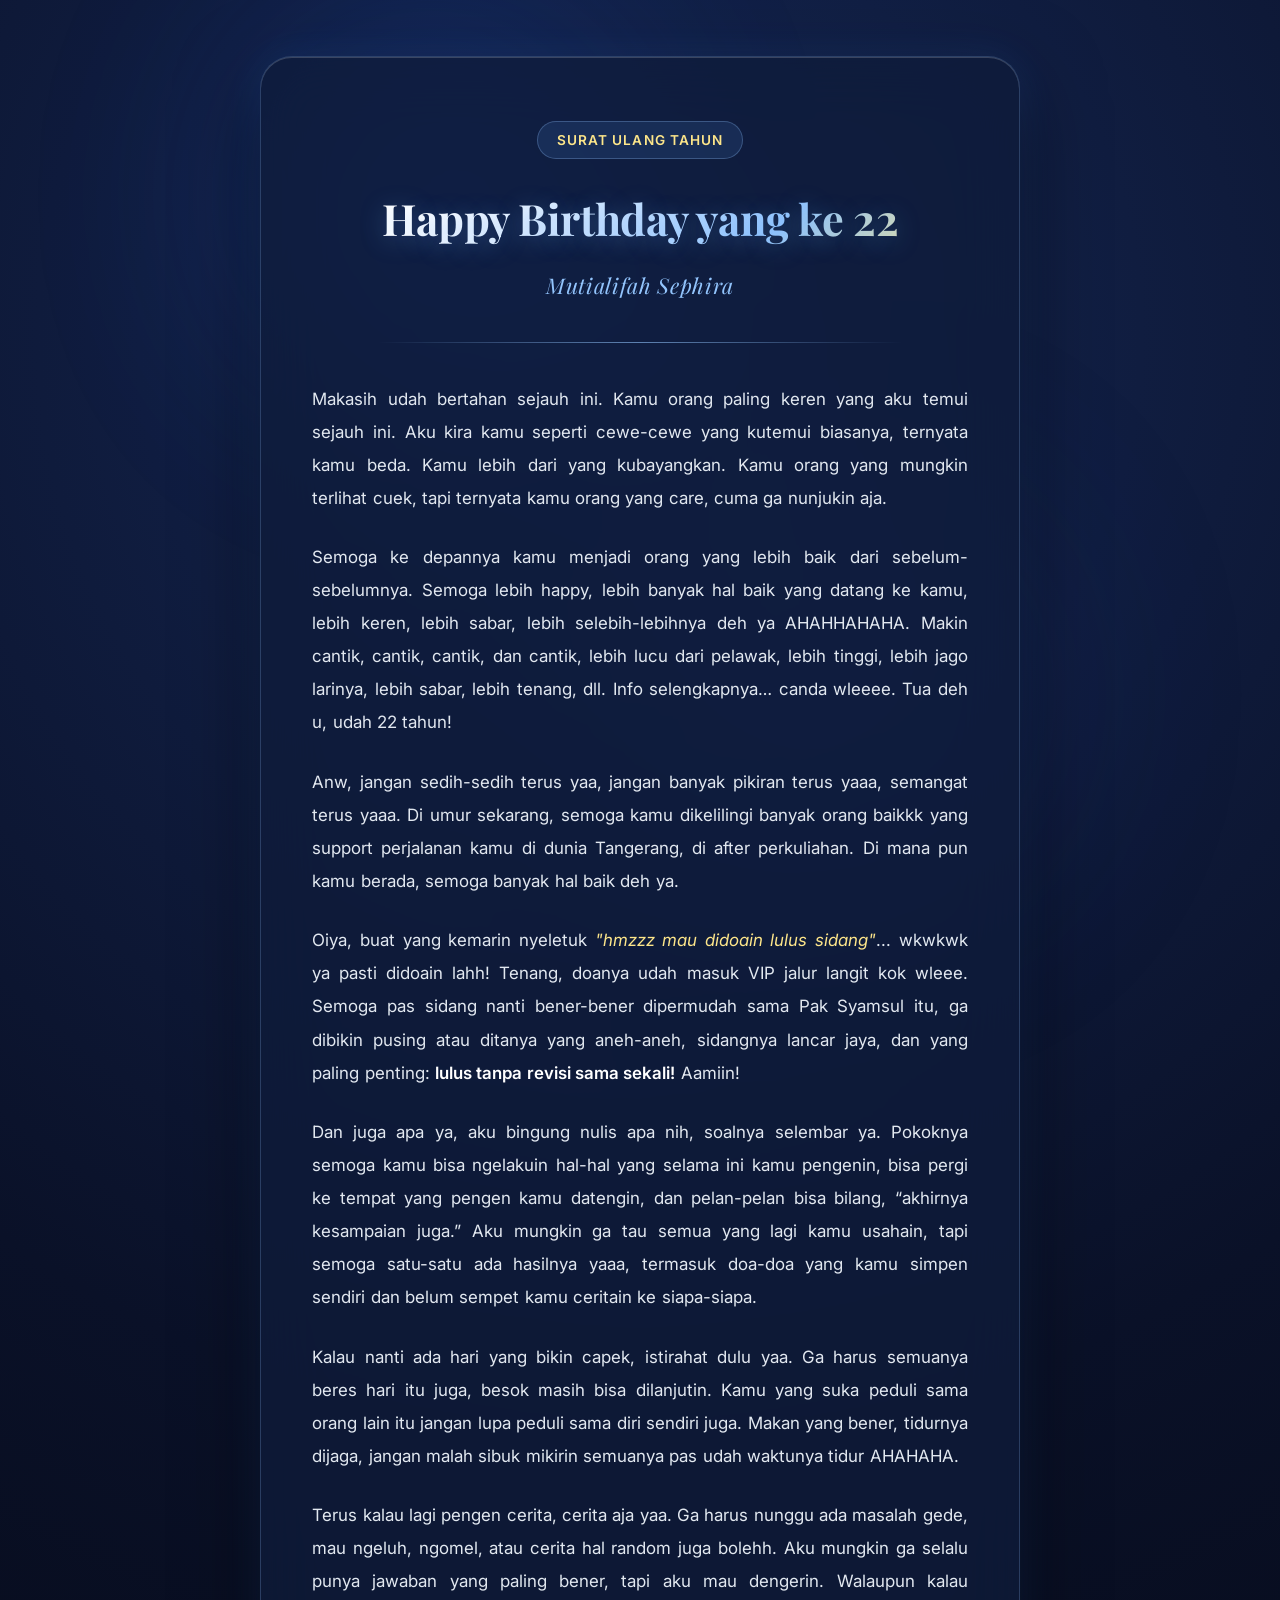
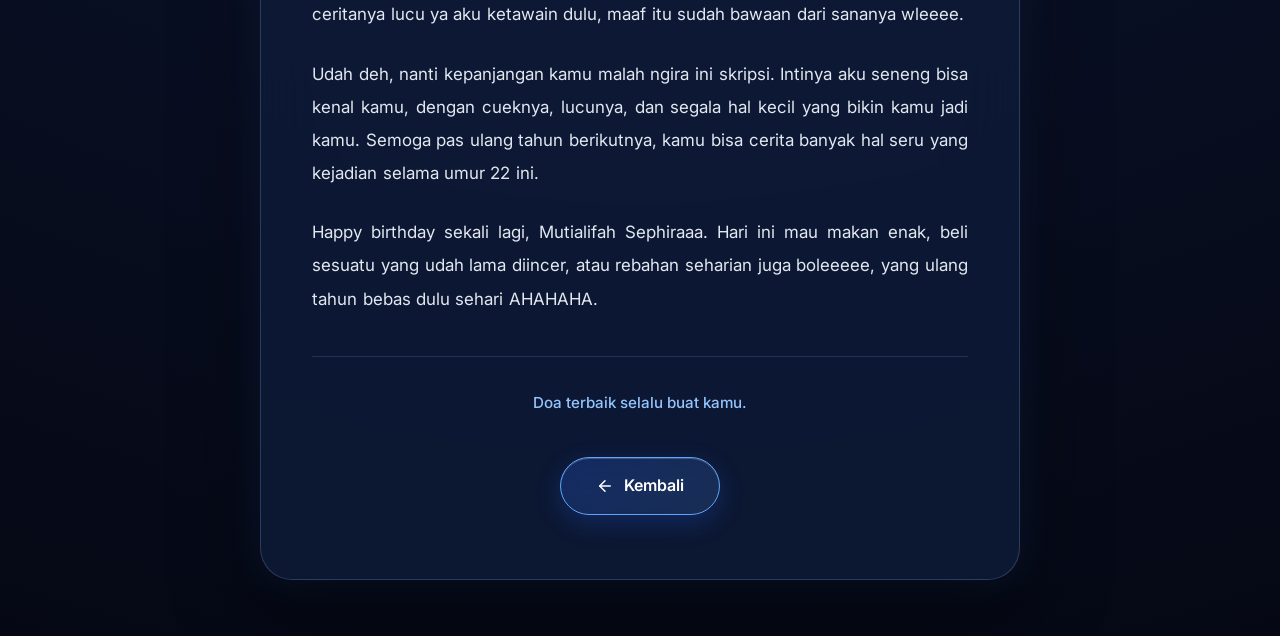
<file: letter.html>
<!DOCTYPE html>
<html lang="en">
<head>
    <meta charset="UTF-8">
    <meta name="viewport" content="width=device-width, initial-scale=1.0">
    <title>A Letter for Mutialifah Sephira - 22nd Birthday</title>
    
    <link rel="preconnect" href="https://fonts.googleapis.com">
    <link rel="preconnect" href="https://fonts.gstatic.com" crossorigin>
    <link href="https://fonts.googleapis.com/css2?family=Playfair+Display:ital,wght@0,600;0,700;1,400&family=Inter:wght@400;500;600;700&display=swap" rel="stylesheet">
    
    <style>
        :root {
            --navy-deep: #050814;
            --navy-dark: #0A1128;
            --navy-mid: #101F42;
            --navy-card: rgba(15, 27, 58, 0.78);
            --blue-primary: #3B82F6;
            --blue-accent: #60A5FA;
            --blue-glow: #93C5FD;
            --gold-accent: #FBBF24;
            --gold-glow: #FDE68A;
            --text-main: #F8FAFC;
            --text-body: #E2E8F0;
            --text-muted: #94A3B8;
            --glass-border: rgba(147, 197, 253, 0.22);
            --glass-glow: 0 0 40px rgba(59, 130, 246, 0.18);
        }

        * {
            margin: 0;
            padding: 0;
            box-sizing: border-box;
        }

        body {
            font-family: 'Inter', system-ui, -apple-system, sans-serif;
            background: radial-gradient(circle at 50% 15%, #152754 0%, var(--navy-dark) 55%, var(--navy-deep) 100%);
            color: var(--text-main);
            min-height: 100vh;
            padding: 3.5rem 1.2rem;
            display: flex;
            justify-content: center;
            align-items: center;
            line-height: 1.85;
            -webkit-font-smoothing: antialiased;
            position: relative;
            overflow-x: hidden;
        }

        /* Ambient Glow Blobs */
        .bg-glow {
            position: fixed;
            border-radius: 50%;
            filter: blur(120px);
            pointer-events: none;
            z-index: 0;
            opacity: 0.4;
        }
        .bg-glow-1 {
            top: -5%;
            left: 15%;
            width: 480px;
            height: 480px;
            background: radial-gradient(circle, #2563EB, transparent 70%);
        }
        .bg-glow-2 {
            bottom: -5%;
            right: 15%;
            width: 500px;
            height: 500px;
            background: radial-gradient(circle, #1E3A8A, transparent 70%);
        }

        /* Letter Container */
        .container {
            position: relative;
            z-index: 1;
            width: 100%;
            max-width: 760px;
            padding: 4rem 3.2rem;
            background: var(--navy-card);
            backdrop-filter: blur(30px);
            -webkit-backdrop-filter: blur(30px);
            box-shadow: 0 25px 80px rgba(0, 0, 0, 0.55), var(--glass-glow), inset 0 1px 0 rgba(255, 255, 255, 0.18);
            border-radius: 32px;
            border: 1px solid var(--glass-border);
            animation: fadeInLetter 0.9s cubic-bezier(0.16, 1, 0.3, 1);
        }

        .header-badge {
            text-align: center;
            margin-bottom: 1.2rem;
        }

        .badge-pill {
            display: inline-flex;
            align-items: center;
            gap: 0.45rem;
            padding: 0.35rem 1.2rem;
            border-radius: 9999px;
            background: rgba(96, 165, 250, 0.12);
            border: 1px solid rgba(147, 197, 253, 0.28);
            color: var(--gold-glow);
            font-size: 0.85rem;
            font-weight: 600;
            letter-spacing: 0.08em;
            text-transform: uppercase;
        }

        h1 {
            font-family: 'Playfair Display', Georgia, serif;
            font-size: clamp(2rem, 5vw, 2.7rem);
            font-weight: 700;
            margin-bottom: 0.5rem;
            text-align: center;
            background: linear-gradient(135deg, #FFFFFF 20%, var(--blue-glow) 70%, var(--gold-glow) 100%);
            -webkit-background-clip: text;
            -webkit-text-fill-color: transparent;
            text-shadow: 0 4px 25px rgba(96, 165, 250, 0.35);
            letter-spacing: -0.01em;
        }

        .subtitle {
            font-family: 'Playfair Display', Georgia, serif;
            color: var(--blue-glow);
            font-size: 1.35rem;
            text-align: center;
            margin-bottom: 2.2rem;
            letter-spacing: 0.03em;
            font-style: italic;
        }

        .divider {
            display: flex;
            align-items: center;
            justify-content: center;
            gap: 1rem;
            margin: 0 auto 2.5rem auto;
            width: 80%;
            opacity: 0.6;
        }
        .divider-line {
            height: 1px;
            flex: 1;
            background: linear-gradient(90deg, transparent, var(--blue-glow), transparent);
        }
        .divider-icon {
            color: var(--gold-glow);
            font-size: 0.9rem;
        }

        .letter-content {
            font-size: 1.06rem;
            line-height: 1.95;
            color: var(--text-body);
            text-align: justify;
        }

        .letter-content p {
            margin-bottom: 1.65rem;
            word-spacing: 0.02em;
        }

        .letter-content p:last-child {
            margin-bottom: 0;
        }

        .letter-content em {
            color: var(--gold-glow);
            font-style: italic;
        }

        .letter-content strong {
            color: #FFFFFF;
            font-weight: 600;
        }

        /* Sign-off Seal */
        .signoff {
            margin-top: 2.5rem;
            padding-top: 2rem;
            border-top: 1px solid rgba(147, 197, 253, 0.15);
            display: flex;
            align-items: center;
            justify-content: center;
            gap: 0.6rem;
            color: var(--blue-glow);
            font-size: 0.95rem;
            font-weight: 500;
        }

        .footer {
            margin-top: 2.5rem;
            text-align: center;
        }

        .back-link {
            display: inline-flex;
            align-items: center;
            gap: 0.6rem;
            color: #FFFFFF;
            text-decoration: none;
            font-weight: 600;
            font-size: 1rem;
            padding: 0.85rem 2.2rem;
            border-radius: 9999px;
            border: 1px solid var(--blue-accent);
            background: linear-gradient(135deg, rgba(37, 99, 235, 0.25), rgba(96, 165, 250, 0.15));
            transition: all 0.3s cubic-bezier(0.16, 1, 0.3, 1);
            backdrop-filter: blur(12px);
            box-shadow: 0 8px 25px rgba(37, 99, 235, 0.25), inset 0 1px 0 rgba(255, 255, 255, 0.2);
            cursor: pointer;
        }

        .back-link:hover {
            background: linear-gradient(135deg, #2563EB, #60A5FA);
            color: #FFFFFF;
            border-color: #FFFFFF;
            box-shadow: 0 12px 35px rgba(59, 130, 246, 0.55), inset 0 1px 0 rgba(255, 255, 255, 0.35);
            transform: translateY(-3px);
        }

        .back-link:active {
            transform: translateY(0) scale(0.98);
        }

        @keyframes fadeInLetter {
            from {
                opacity: 0;
                transform: translateY(20px) scale(0.97);
            }
            to {
                opacity: 1;
                transform: translateY(0) scale(1);
            }
        }

        @media (max-width: 640px) {
            body {
                padding: 2rem 1rem;
            }
            .container {
                padding: 2.5rem 1.6rem;
                border-radius: 24px;
            }
            h1 {
                font-size: 1.85rem;
            }
            .subtitle {
                font-size: 1.15rem;
                margin-bottom: 1.8rem;
            }
            .letter-content {
                font-size: 0.98rem;
                line-height: 1.85;
                text-align: left;
            }
            .back-link {
                padding: 0.75rem 1.8rem;
                font-size: 0.95rem;
            }
        }
    </style>
</head>
<body>
    <!-- Ambient Background Glows -->
    <div class="bg-glow bg-glow-1"></div>
    <div class="bg-glow bg-glow-2"></div>

    <div class="container">
        <div class="header-badge">
            <span class="badge-pill">Surat Ulang Tahun</span>
        </div>

        <h1>Happy Birthday yang ke 22</h1>
        <div class="subtitle">Mutialifah Sephira</div>

        <div class="divider">
            <div class="divider-line"></div>
        </div>

        <div class="letter-content">
            <p>Makasih udah bertahan sejauh ini. Kamu orang paling keren yang aku temui sejauh ini. Aku kira kamu seperti cewe-cewe yang kutemui biasanya, ternyata kamu beda. Kamu lebih dari yang kubayangkan. Kamu orang yang mungkin terlihat cuek, tapi ternyata kamu orang yang care, cuma ga nunjukin aja.</p>
            
            <p>Semoga ke depannya kamu menjadi orang yang lebih baik dari sebelum-sebelumnya. Semoga lebih happy, lebih banyak hal baik yang datang ke kamu, lebih keren, lebih sabar, lebih selebih-lebihnya deh ya AHAHHAHAHA. Makin cantik, cantik, cantik, dan cantik, lebih lucu dari pelawak, lebih tinggi, lebih jago larinya, lebih sabar, lebih tenang, dll. Info selengkapnya… canda wleeee. Tua deh u, udah 22 tahun!</p>
            
            <p>Anw, jangan sedih-sedih terus yaa, jangan banyak pikiran terus yaaa, semangat terus yaaa. Di umur sekarang, semoga kamu dikelilingi banyak orang baikkk yang support perjalanan kamu di dunia Tangerang, di after perkuliahan. Di mana pun kamu berada, semoga banyak hal baik deh ya.</p>
            
            <p>Oiya, buat yang kemarin nyeletuk <em>"hmzzz mau didoain lulus sidang"</em>... wkwkwk ya pasti didoain lahh! Tenang, doanya udah masuk VIP jalur langit kok wleee. Semoga pas sidang nanti bener-bener dipermudah sama Pak Syamsul itu, ga dibikin pusing atau ditanya yang aneh-aneh, sidangnya lancar jaya, dan yang paling penting: <strong>lulus tanpa revisi sama sekali!</strong> Aamiin!</p>
            
            <p>Dan juga apa ya, aku bingung nulis apa nih, soalnya selembar ya. Pokoknya semoga kamu bisa ngelakuin hal-hal yang selama ini kamu pengenin, bisa pergi ke tempat yang pengen kamu datengin, dan pelan-pelan bisa bilang, “akhirnya kesampaian juga.” Aku mungkin ga tau semua yang lagi kamu usahain, tapi semoga satu-satu ada hasilnya yaaa, termasuk doa-doa yang kamu simpen sendiri dan belum sempet kamu ceritain ke siapa-siapa.</p>
            
            <p>Kalau nanti ada hari yang bikin capek, istirahat dulu yaa. Ga harus semuanya beres hari itu juga, besok masih bisa dilanjutin. Kamu yang suka peduli sama orang lain itu jangan lupa peduli sama diri sendiri juga. Makan yang bener, tidurnya dijaga, jangan malah sibuk mikirin semuanya pas udah waktunya tidur AHAHAHA.</p>
            
            <p>Terus kalau lagi pengen cerita, cerita aja yaa. Ga harus nunggu ada masalah gede, mau ngeluh, ngomel, atau cerita hal random juga bolehh. Aku mungkin ga selalu punya jawaban yang paling bener, tapi aku mau dengerin. Walaupun kalau ceritanya lucu ya aku ketawain dulu, maaf itu sudah bawaan dari sananya wleeee.</p>
            
            <p>Udah deh, nanti kepanjangan kamu malah ngira ini skripsi. Intinya aku seneng bisa kenal kamu, dengan cueknya, lucunya, dan segala hal kecil yang bikin kamu jadi kamu. Semoga pas ulang tahun berikutnya, kamu bisa cerita banyak hal seru yang kejadian selama umur 22 ini.</p>
            
            <p>Happy birthday sekali lagi, Mutialifah Sephiraaa. Hari ini mau makan enak, beli sesuatu yang udah lama diincer, atau rebahan seharian juga boleeeee, yang ulang tahun bebas dulu sehari AHAHAHA.</p>
        </div>

        <div class="signoff">
            <span>Doa terbaik selalu buat kamu.</span>
        </div>

        <div class="footer">
            <a href="index.html" class="back-link">
                <svg width="18" height="18" viewBox="0 0 24 24" fill="none" stroke="currentColor" stroke-width="2" stroke-linecap="round" stroke-linejoin="round">
                    <line x1="19" y1="12" x2="5" y2="12"></line>
                    <polyline points="12 19 5 12 12 5"></polyline>
                </svg>
                <span>Kembali</span>
            </a>
        </div>
    </div>
</body>
</html>
</file>
